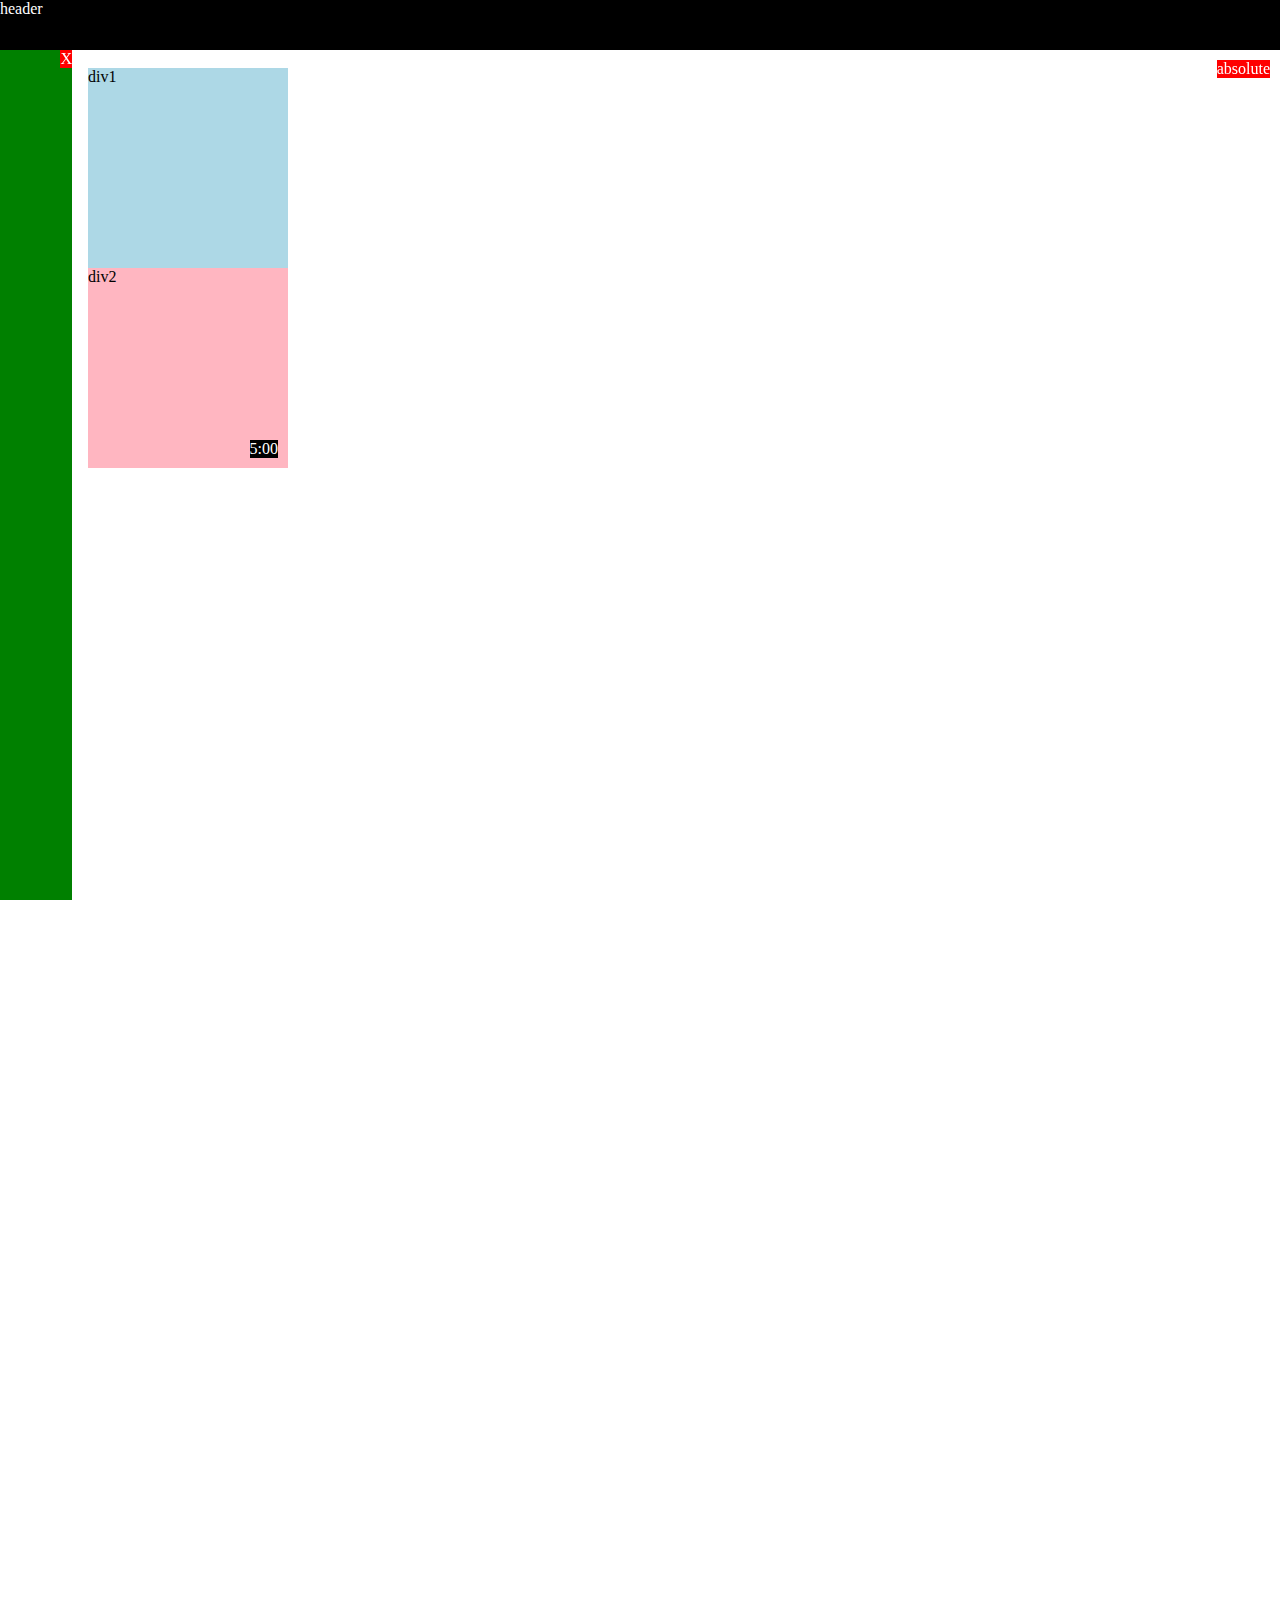
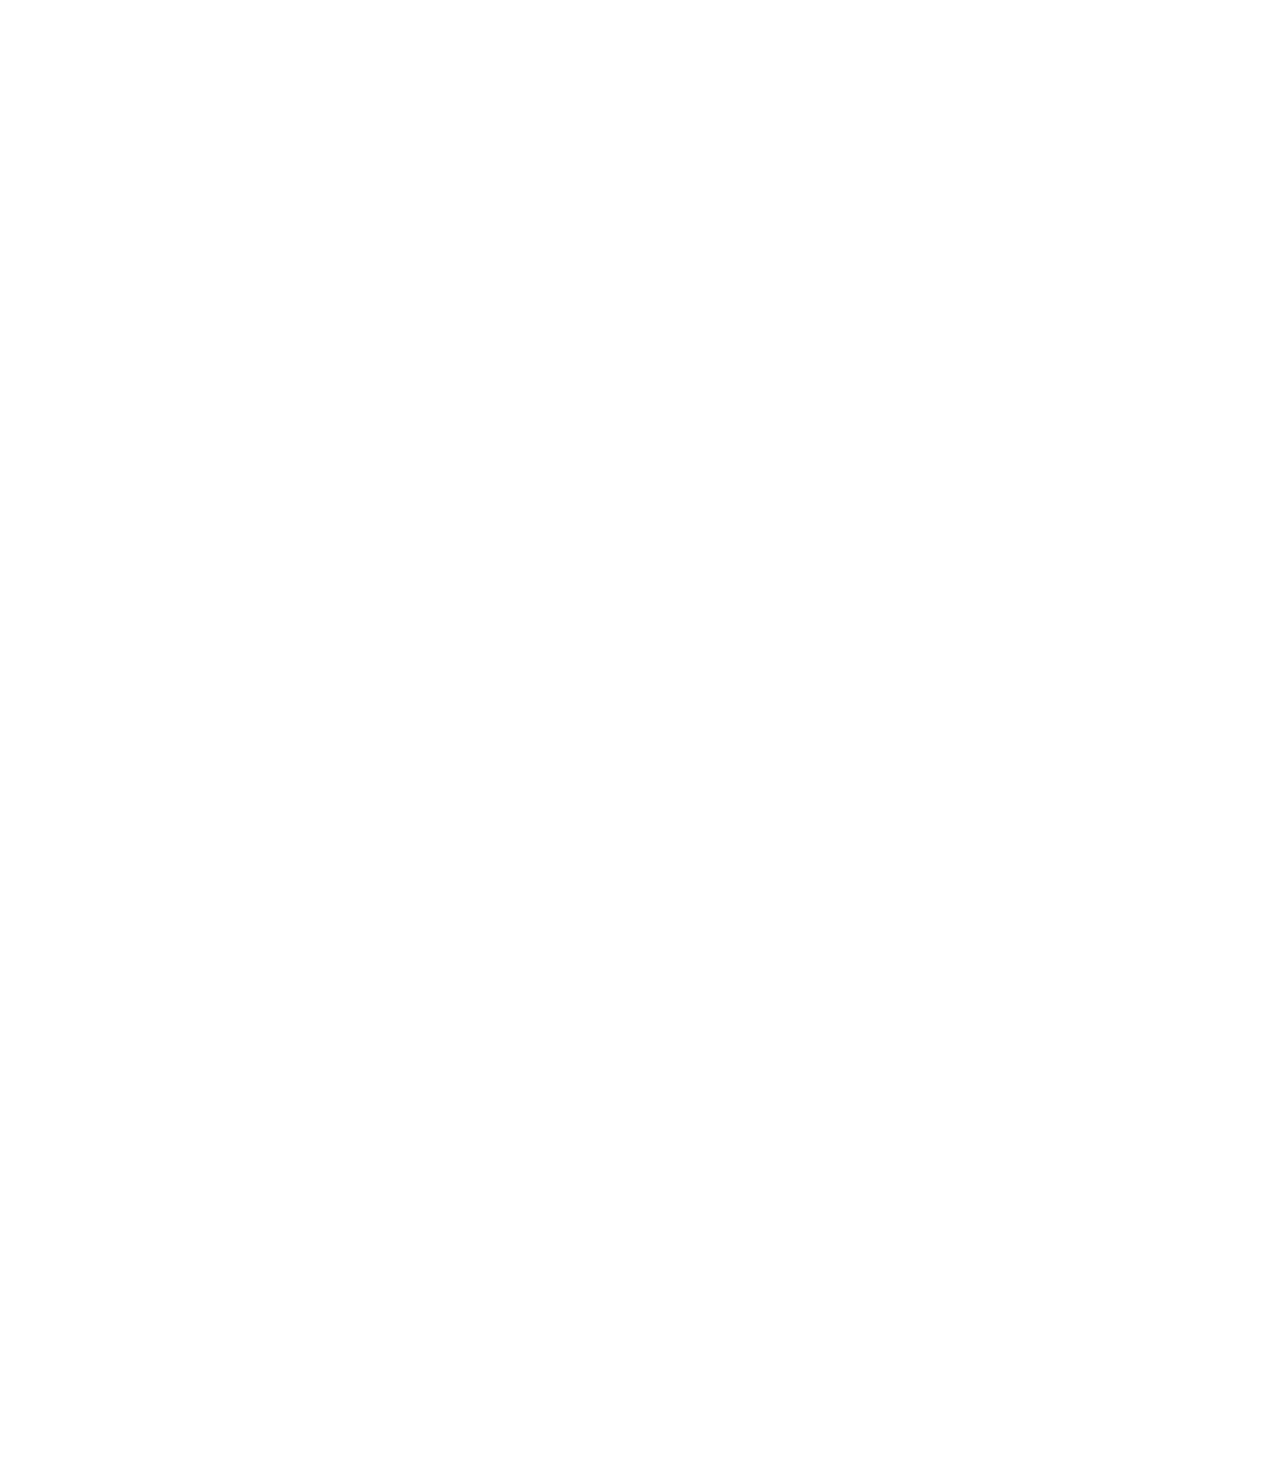
<file: position.html>
<DOCTYPE html>

<html lang="en">
<head>
  <meta charset="UTF-8">
  <meta name="viewport" content="width=device-width, initial-scale=1.0">
  <title>Position practice</title>
</head>
<body style="height: 3000px; padding-top: 60px;padding-left: 80px;">

  <div style="
    background-color: green;
    color: white;
    position: fixed;
    left: 0;
    bottom: 0;
    top: 50px;
    width: 72px;
  ">  <div style="position: absolute;
   background-color: red;
   color: white;
   top:  0px;
   right:  0px;
   ">X</div></div>



  <div style="
  background-color:black;
  color:white;
  position: fixed;
  top: 0;
  bottom: 100px;
  left: 0;
  right:0;
  height: 50px;
  ">header</div>
  <div style="
  background-color: lightblue; 
  height: 200px; 
  width: 200px;
  position: static;"
  >div1</div>
  <div style="
  background-color: lightpink;
  height: 200px; 
  width: 200px;
  position: relative;">div2
    <div style="position: absolute;
     background-color: black;
     color: white;
     bottom:  10px;
     right:  10px;
     ">5:00</div>
 </div>

  <div style="position: absolute;
   background-color: red;
   color: white;
   top:  60px;
   right:  10px;
   ">absolute</div>
</body>
</html>
</file>
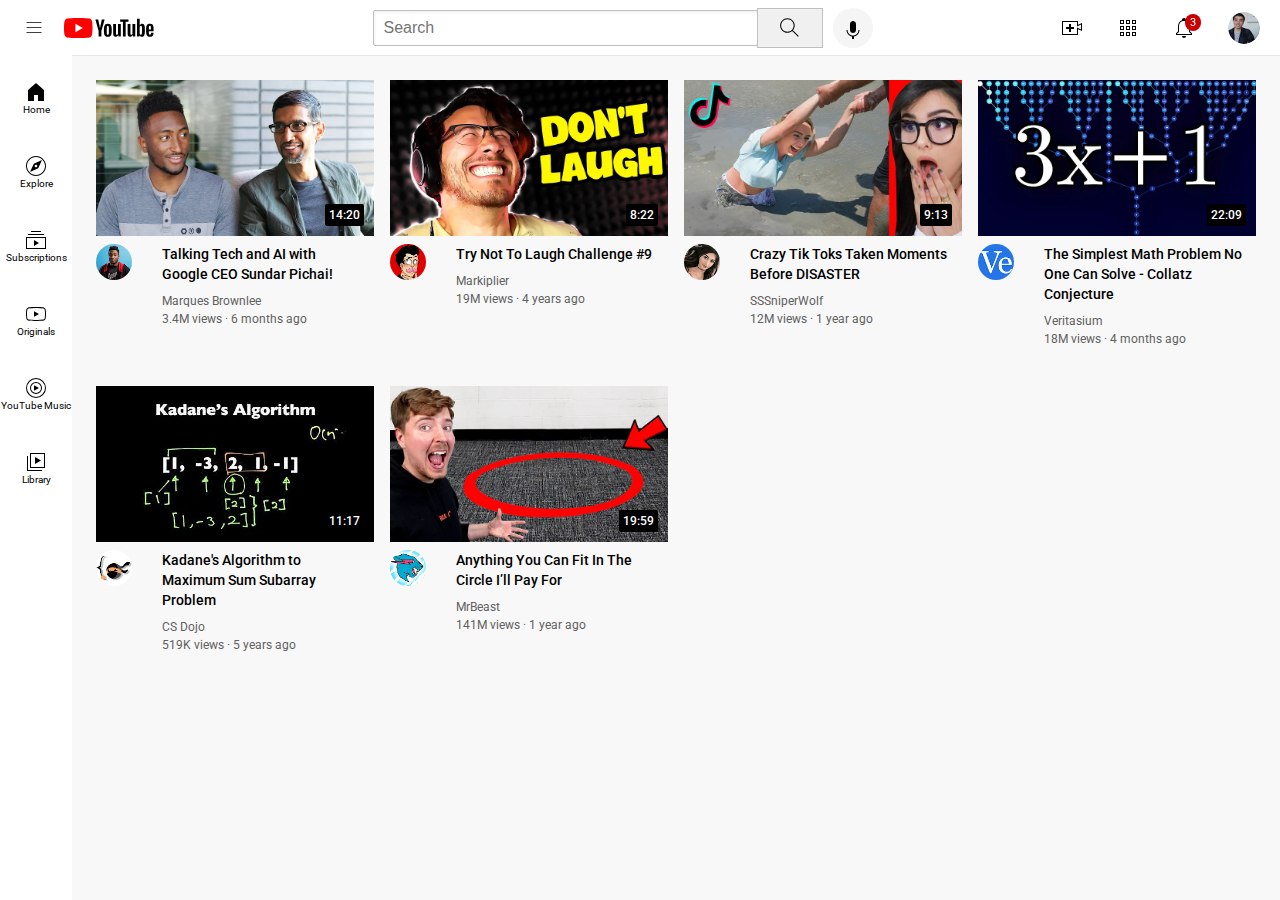
<file: youtube.html>
<DOCTYPE html>
  <html lang="en">
  <head>
    <meta charset="UTF-8">
    <meta name="viewport" content="width=device-width, initial-scale=1.0">
    <link rel="preconnect" href="https://fonts.googleapis.com">
    <link rel="preconnect" href="https://fonts.gstatic.com" crossorigin>
    <link href="https://fonts.googleapis.com/css2?family=Roboto:wght@400;500;700&display=swap" rel="stylesheet">
    <link rel="stylesheet" href="./styles/video.css">
    <link rel="stylesheet" href="./styles/general.css">
    <link rel="stylesheet" href="./styles/header.css">
    <link rel="stylesheet" href="./styles/sidebar.css">
    <title>Youtube Clone</title>
  </head>


  <body>
    <nav>
      <div class="header">
        <div class="left-section">
          <img src="./icons/hamburger-menu.svg" class="hamburger-menu">
          <img src="./icons/youtube-logo.svg" class="youtube-logo">
        </div>
        <div class="middle-section">
          <input class="search-bar" type="text" placeholder="Search">
          <button class="search-button">
            <img class="search-icon" src="./icons/search.svg" >
            <div class="tooltip">Search</div>
          </button>
          <button class="voice-search-button">
            <img class="voice-search-icon" src="./icons/voice-search-icon.svg" >
            <div class="tooltip">Search with your voice</div>
          </button>
        </div>
        <div class="right-section">
          <div class="upload-icon-container">
            <img class="upload-icon" src="./icons/upload.svg">
            <div class="tooltip">Create</div>
          </div>
      
          <div class="youtube-apps-icon-container">
            <img class="youtube-apps-icon" src="./icons/youtube-apps.svg">
            <div class="tooltip">YouTube Apps</div>
          </div>
          <div class="notifications-icon-container">
            <img class="notifications-icon" src="./icons/notifications.svg">
            <div class="notifications-count">3</div>
            <div class="tooltip">Notifications</div>
          </div>
          <img class="current-user-picture" src="./channel-pictures/my-channel.jpeg">
        </div>
      </div>
    </nav>

    <div class="sidebar">
      <div class="sidebar-link">
        <img src="./icons/home.svg">
        <div>Home</div>
      </div>
      <div class="sidebar-link">
        <img src="./icons/explore.svg">
        <div>Explore</div>
      </div>
      <div class="sidebar-link">
        <img src="./icons/subscriptions.svg">
        <div>Subscriptions</div>
      </div>
      <div class="sidebar-link">
        <img src="./icons/originals.svg"> 
        <div>Originals</div>
      </div>
      <div class="sidebar-link">
        <img src="./icons/youtube-music.svg">
        <div>YouTube Music</div>
      </div>
      <div class="sidebar-link">
        <img src="./icons/library.svg">
        <div>Library</div>
      </div>
    </div>
    
    <main>
      <section class="video-grid">
        <div class="video-preview">
          <div class="thumbnail-row">
            <img src="./thumbnails/thumbnail-1.webp" class="thumbnail">
            <div class="video-time">14:20</div>
          </div>
          <div class="video-infos-grid">
            <div class="channel-picture">
              <img class="profile-picture" src="./channel-pictures/channel-1.jpeg">
            </div>
            <div class="video-infos">
              <p class="video-title">Talking Tech and AI with Google CEO Sundar Pichai!</p>
              <p class="video-author">Marques Brownlee</p>
              <p class="video-stats">3.4M views · 6 months ago</p>  
            </div>
          </div>
        </div>
        
        <div class="video-preview">
          <div class="thumbnail-row">
            <img src="./thumbnails/thumbnail-2.webp" class="thumbnail">
            <div class="video-time">8:22</div>
          </div>
          <div class="video-infos-grid">
            <div class="channel-picture">
              <img class="profile-picture" src="./channel-pictures/channel-2.jpeg">
            </div>
            <div class="video-infos">
              <p class="video-title">Try Not To Laugh Challenge #9</p>
              <p class="video-author">Markiplier</p>
              <p class="video-stats">19M views · 4 years ago</p>  
            </div>
          </div>
        </div>
        
        <div class="video-preview">
          <div class="thumbnail-row">
            <img src="./thumbnails/thumbnail-3.webp" class="thumbnail">
            <div class="video-time">9:13</div>
          </div>
          <div class="video-infos-grid">
            <div class="channel-picture">
              <img class="profile-picture" src="./channel-pictures/channel-3.jpeg">
            </div>
            <div class="video-infos">
              <p class="video-title">Crazy Tik Toks Taken Moments Before DISASTER</p>
              <p class="video-author">SSSniperWolf</p>
              <p class="video-stats">12M views · 1 year ago</p>  
            </div>
          </div>
        </div>
        
        <div class="video-preview">
          <div class="thumbnail-row">
            <img src="./thumbnails/thumbnail-4.webp" class="thumbnail">
            <div class="video-time">22:09</div>
          </div>
          <div class="video-infos-grid">
            <div class="channel-picture">
              <img class="profile-picture" src="./channel-pictures/channel-4.jpeg">
            </div>
            <div class="video-infos">
              <p class="video-title">The Simplest Math Problem No One Can Solve - Collatz Conjecture</p>
              <p class="video-author">Veritasium</p>
              <p class="video-stats">18M views · 4 months ago</p>  
            </div>
          </div>
        </div>
        
        <div class="video-preview">
          <div class="thumbnail-row">
            <img src="./thumbnails/thumbnail-5.webp" class="thumbnail">
            <div class="video-time">11:17</div>
          </div>
          <div class="video-infos-grid">
            <div class="channel-picture">
              <img class="profile-picture" src="./channel-pictures/channel-5.jpeg">
            </div>
            <div class="video-infos">
              <p class="video-title">Kadane's Algorithm to Maximum Sum Subarray Problem</p>
              <p class="video-author">CS Dojo</p>
              <p class="video-stats">519K views · 5 years ago</p>  
            </div>
          </div>
        </div>
        
        <div class="video-preview">
          <div class="thumbnail-row">
            <img src="./thumbnails/thumbnail-6.webp" class="thumbnail">
            <div class="video-time">19:59</div>
          </div>
          <div class="video-infos-grid">
            <div class="channel-picture">
              <img class="profile-picture" src="./channel-pictures/channel-6.jpeg">
            </div>
            <div class="video-infos">
              <p class="video-title">Anything You Can Fit In The Circle I’ll Pay For</p>
              <p class="video-author">MrBeast</p>
              <p class="video-stats">141M views · 1 year ago</p>  
            </div>
          </div>
        </div>
      </section>
    </main>

  </body>
  </html>
</file>
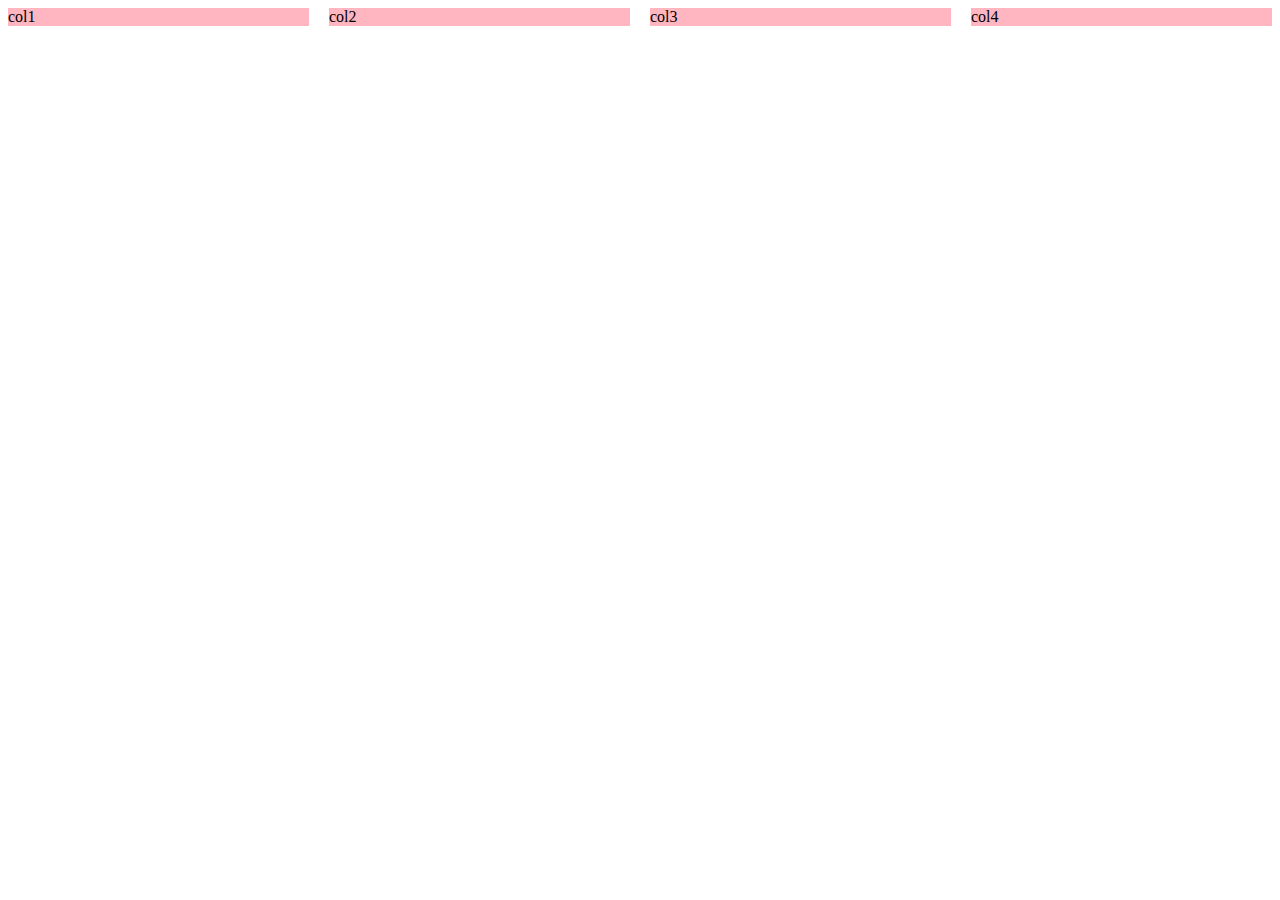
<file: intro-to-html/grid.html>
<html lang="en">
<head>
  <meta charset="UTF-8">
  <meta name="viewport" content="width=device-width, initial-scale=1.0">
  <title>Grid Practice</title>
</head>
<body>

<!--   <div style="
  display: grid;
  grid-template-columns: 100px 100px;
  ">
    <div style="background-color: lightblue;">div 1</div>
    <div style="background-color: lightpink;">div 2 <p>text</p></div>
  </div>
  
  <div style="
  margin-top: 30px;
  display: grid;
  grid-template-columns: 100px 100px 200px;
  ">
    <div style="background-color: lightblue;">100px</div>
    <div style="background-color: lightpink;">100px</div>
    <div style="background-color: lightblue;">200px</div>
    <div style="background-color: lightpink;">100px</div>

  </div>

    <div style="
  margin-top: 30px;
  display: grid;
  grid-template-columns: 100px 1fr 2fr;
  ">
    <div style="background-color: lightblue;">100px</div>
    <div style="background-color: lightpink;">1fr</div>
    <div style="background-color: lightblue;">2fr</div>
    
  </div> -->

  <div style="display: grid;grid-template-columns: 1fr 1fr 1fr 1fr;column-gap: 20px;row-gap: 10px">
    <div style="background-color: lightpink;">col1</div>
    <div style="background-color: lightpink;">col2</div>
    <div style="background-color: lightpink;">col3</div>
    <div style="background-color: lightpink;">col4</div>

  </div>


</body>
</html>
</file>
<file: styles/video.css>
.video-grid {
  display: grid;
  grid-template-columns: 1fr 1fr 1fr;
  column-gap: 16px;
  row-gap: 40px;
}

@media (max-width: 750px) {
  .video-grid {
    grid-template-columns: 1fr 1fr;
  }
}
@media(min-width: 1000px) {
 .video-grid {
    grid-template-columns: 1fr 1fr 1fr 1fr;
  } 
}

@media (min-width:  751px) and (max-width:  999px) {
   .video-grid {
    grid-template-columns: 1fr 1fr 1fr ;
  } 
}

.thumbnail {
  width: 100%;
}
.video-title {
  margin-top: 0;
  font-size: 14px;
  font-weight: 500;
  line-height: 20px;
  margin-bottom: 10px;
}
.video-infos-grid {
  display: grid;
  grid-template-columns: 50px 1fr;
  row-gap:  40px;
  column-gap: 16px;
}
.channel-picture {
  display: inline-block;
  width: 36px;
  vertical-align: top;
}
.video-infos {
  display: inline-block;
  width: 200px;
}
.profile-picture {
  width: 100%;
  border-radius: 50px;
}
.thumbnail-row {
  margin-bottom: 8px;
  position: relative;
}
.video-author, .video-stats {
  font-size: 12px;
  color: rgb(96, 96, 96);
}
.video-author {
  margin-bottom: 4px;
}

.video-time {
  background-color: black;
  color: white;
  position: absolute;
  bottom: 10px;
  right: 10px;
  font-size: 12px;
  font-weight: 500;
  padding: 4px;
  border-radius: 2px;
}
</file>
<file: styles/general.css>
p {
  margin-top: 0;
  margin-bottom: 0;
}

body {
  font-family: Roboto, Arial;
  margin: 0;
  padding-top: 80px;
  padding-left: 96px;
  padding-right: 24px;
  background-color: rgb(248, 248, 248);
}
</file>
<file: styles/header.css>
.header {
  height: 55px;
  display: flex;
  flex-direction: row;
  justify-content: space-between;

  position: fixed;
  top: 0;
  left: 0;
  right: 0;
  
  background-color: white;
  border-bottom-width: 1px ;
  border-bottom-style: solid;
  border-bottom-color: rgb(230, 230, 230);

  z-index: 1;
}

.left-section {
  width: 150px;
  display: flex;  
  align-items: center;
}

.hamburger-menu {
  height: 20px;
  margin-left: 24px;
  margin-right: 20px;
}

.youtube-logo {
  height: 20px;
}

.middle-section  {
  flex: 1;
  margin-left: 70;
  margin-right: 35px;
  max-width: 500px;
  display: flex;
  align-items: center;
}

.search-bar {
  flex:  1;
  height: 36px;
  padding-left: 10px;
  font-size: 16px;
  border-width: 1px;
  border: 1px solid rgb(192, 192, 192);
  border-radius: 2px;
  box-shadow: inset 1px 2px 3px rgba(0, 0, 0, .05);
  width: 0;
}
.search-bar::placeholder {
  font-size: 16px;
}
.search-button {
  height: 40px;
  width: 66px;
  background-color: rgb(240, 240,240);
  border-width: 1px;
  border-style: solid;
  border-color: rgb(192, 192, 192);
  margin-left: -1px;
  margin-right: 10px;
}
.search-button,
.voice-search-button,
.upload-icon-container,
.youtube-apps-icon-container,
.notifications-icon-container {
    position: relative;
    display: flex;
    justify-content: center;
    align-items: center;
}

.search-icon {
  height: 25px;
}
.search-button .tooltip,
.voice-search-button .tooltip,
.upload-icon-container .tooltip,
.youtube-apps-icon-container .tooltip,
.notifications-icon-container .tooltip {
  position: absolute;
  background-color: gray;
  color: white;
  padding-top: 4px;
  padding-bottom: 4px;
  padding-left: 8px;
  padding-right: 8px;
  border-radius: 4px;
  font-size: 12px;
  bottom: -30px;
  opacity: 0;
  transition: opacity 0.15s;
  pointer-events: none;
  white-space: nowrap;
}
.search-button:hover .tooltip,
.voice-search-button:hover .tooltip,
.upload-icon-container:hover .tooltip,
.youtube-apps-icon-container:hover .tooltip,
.notifications-icon-container:hover .tooltip {
  opacity: 1;

}
.voice-search-button {
  height: 40px;
  width: 40px;
  border-radius: 20px;
  border:  none;
  background-color: rgb(245, 245, 245);
}
.voice-search-icon {
  height: 24px;
  margin-top: 4px;
}

.right-section {
  width: 200px;
  display: flex;
  align-items: center;
  justify-content: space-between;
  margin-right: 20px;
  flex-shrink: 0;
}

.upload-icon {
  height: 24px;
}

.youtube-apps-icon {
  height: 24px;
}

.notifications-icon {
  height: 24px;
}

.notifications-icon-container {
  position: relative;
}

.notifications-count {
  position: absolute;
  top: -2;
  right: -5;
  background-color: rgb(200, 0, 0);
  color: white;
  font-size: 11px;
  padding-left: 5px;
  padding-right: 5px;
  padding-top: 2px;
  padding-bottom: 2px;
  border-radius: 10px;
}

.current-user-picture {
  height: 32px;
  border-radius: 16px;
}
</file>
<file: styles/sidebar.css>
.sidebar {
	position: fixed;
	left: 0;
	bottom: 0;
	top: 55px;
	background-color: white;
	width: 72px;
	z-index: 2;
	padding-top: 5px;
}
.sidebar-link {
	height: 74px;
	display: flex;
	justify-content: center;
	align-items: center;
	flex-direction: column;
	cursor: pointer;
}

.sidebar-link:hover {
	background-color: rgb(235, 235, 235);

}

.sidebar-link img {
	height: 24px;
}
.sidebar-link div {
	font-size: 10px;
}
</file>
